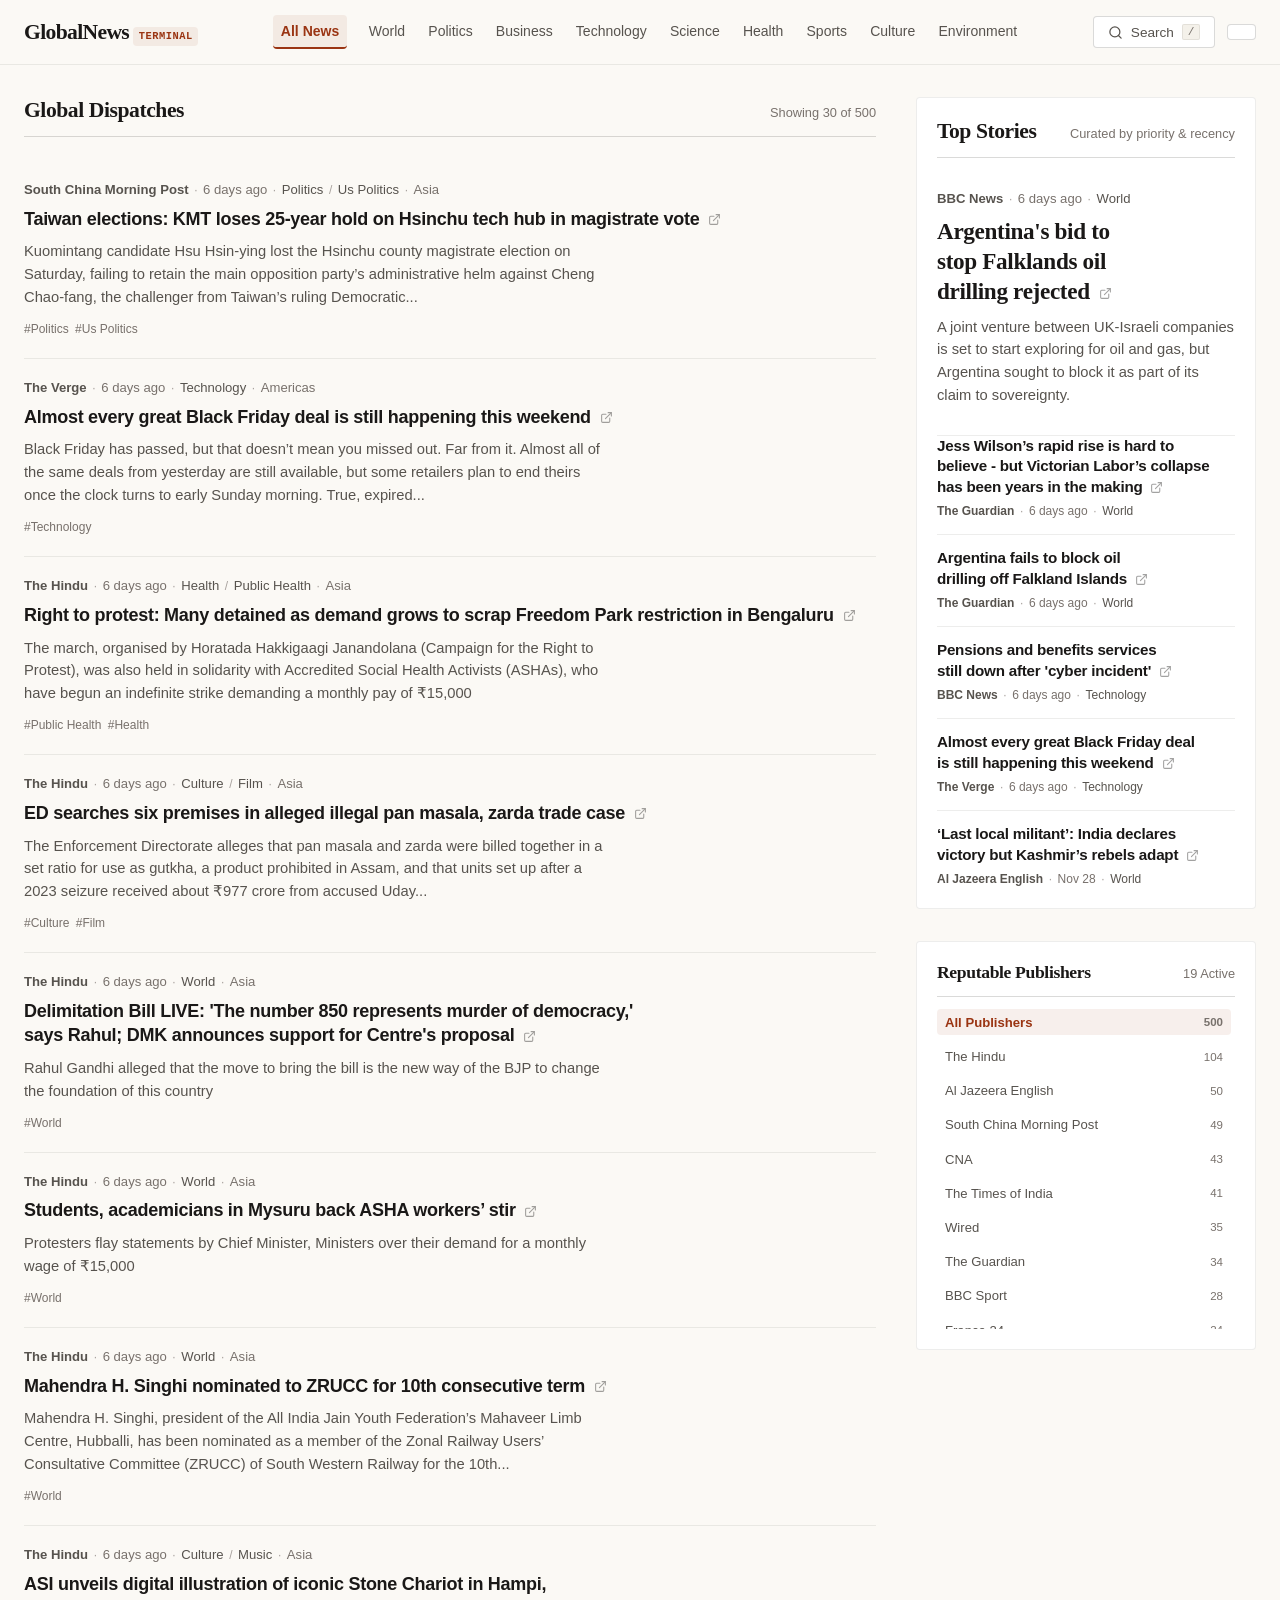
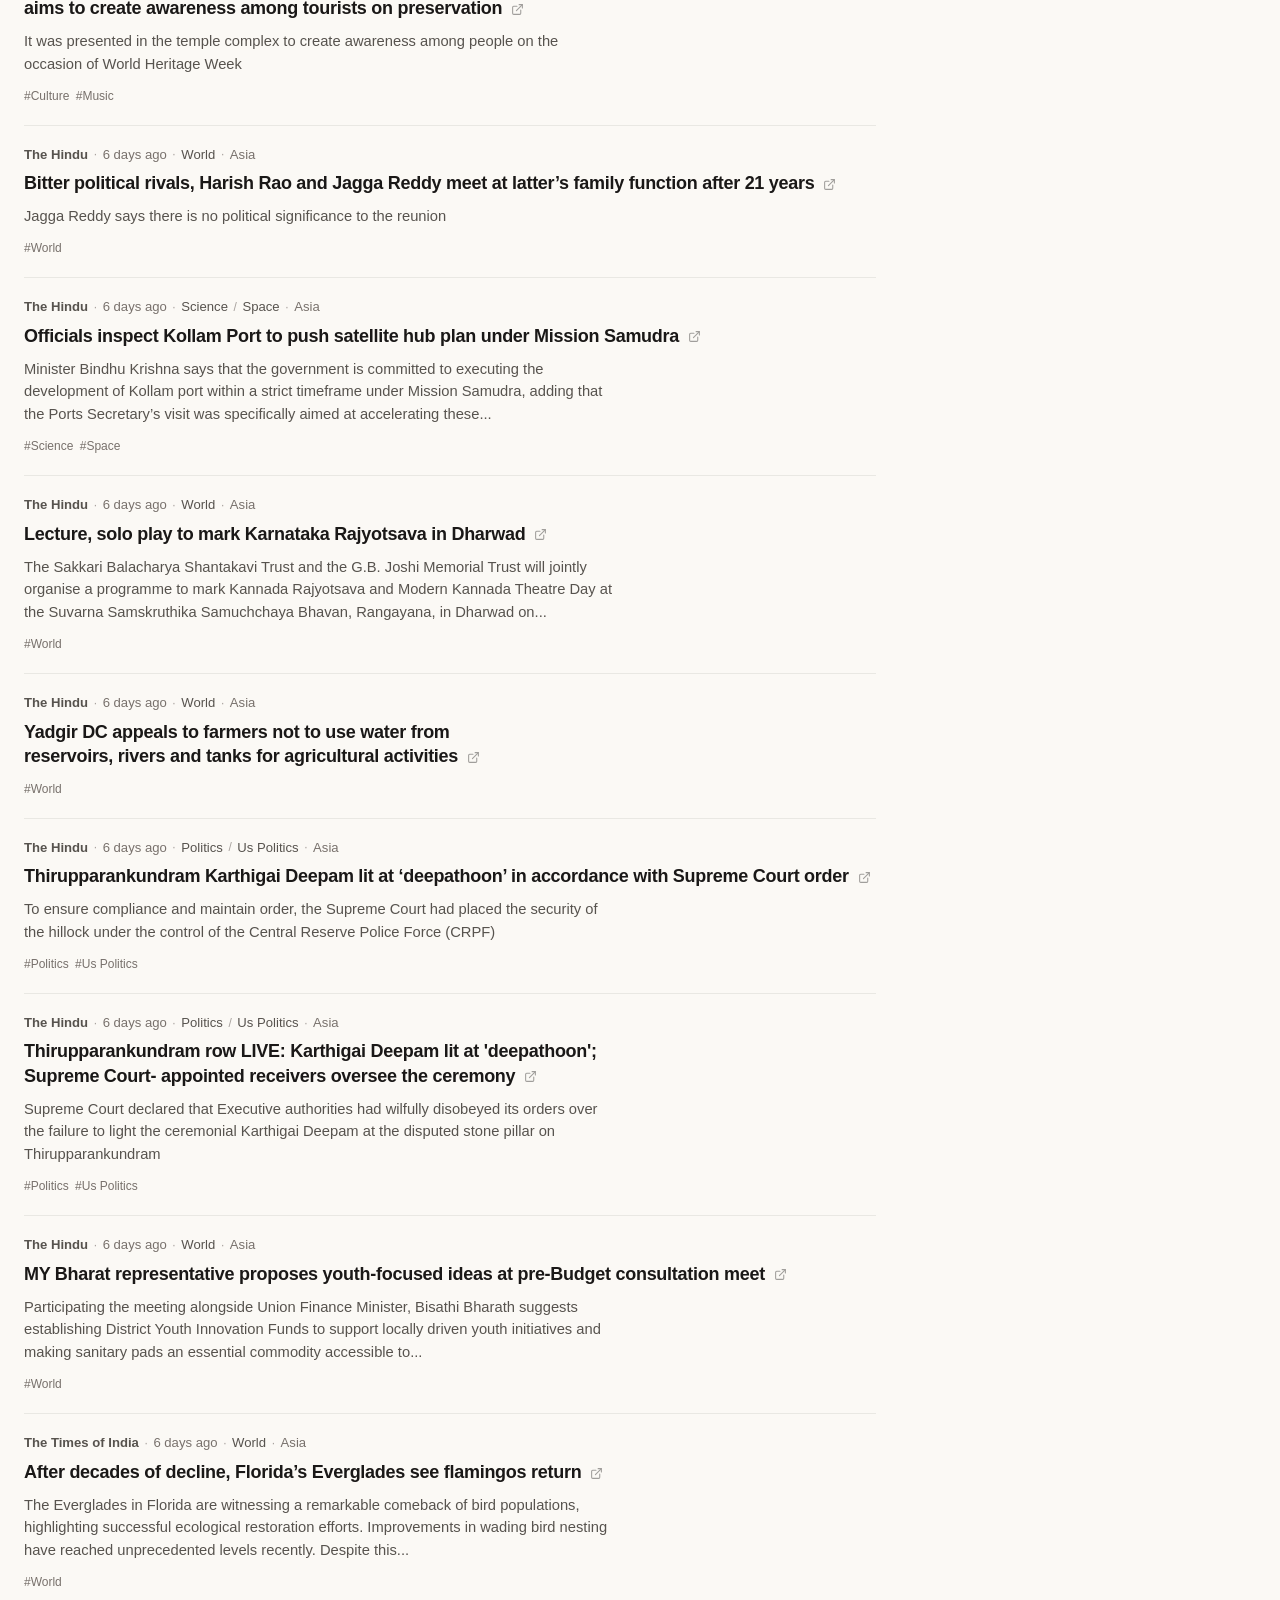
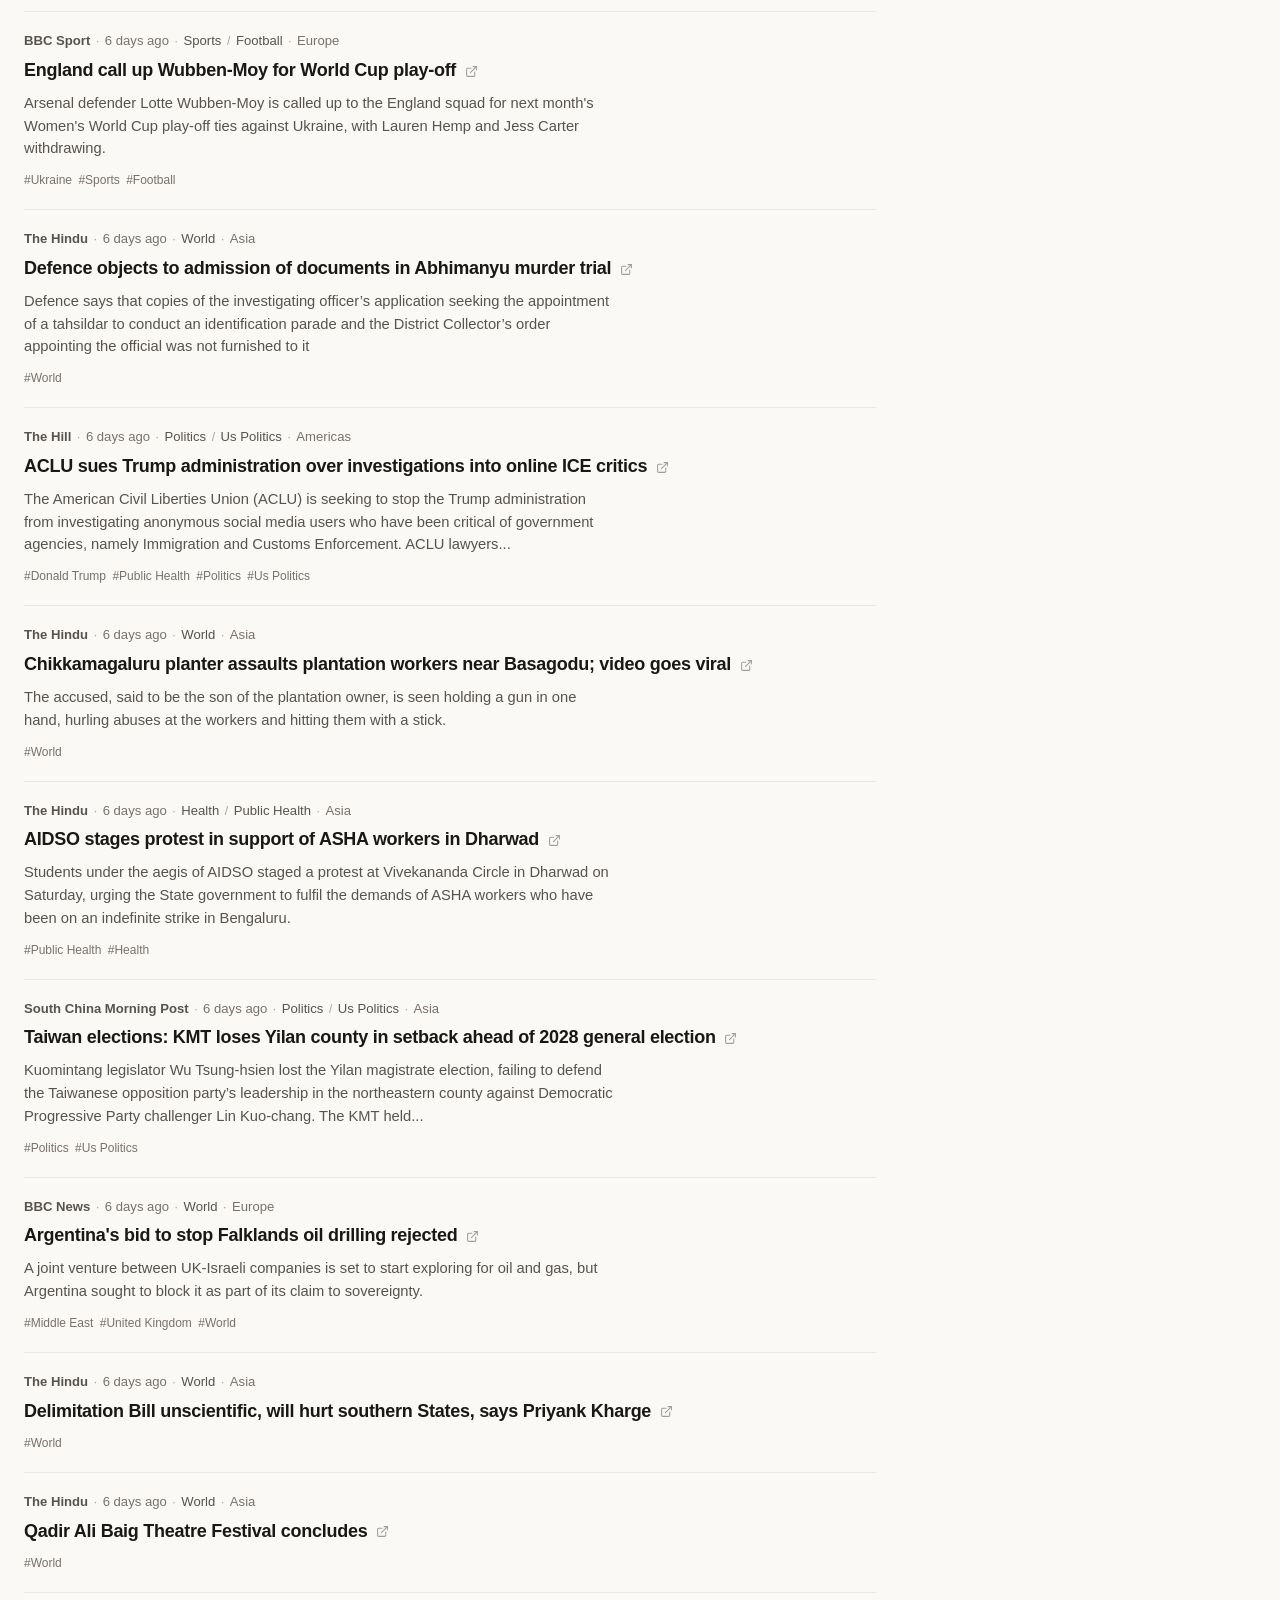
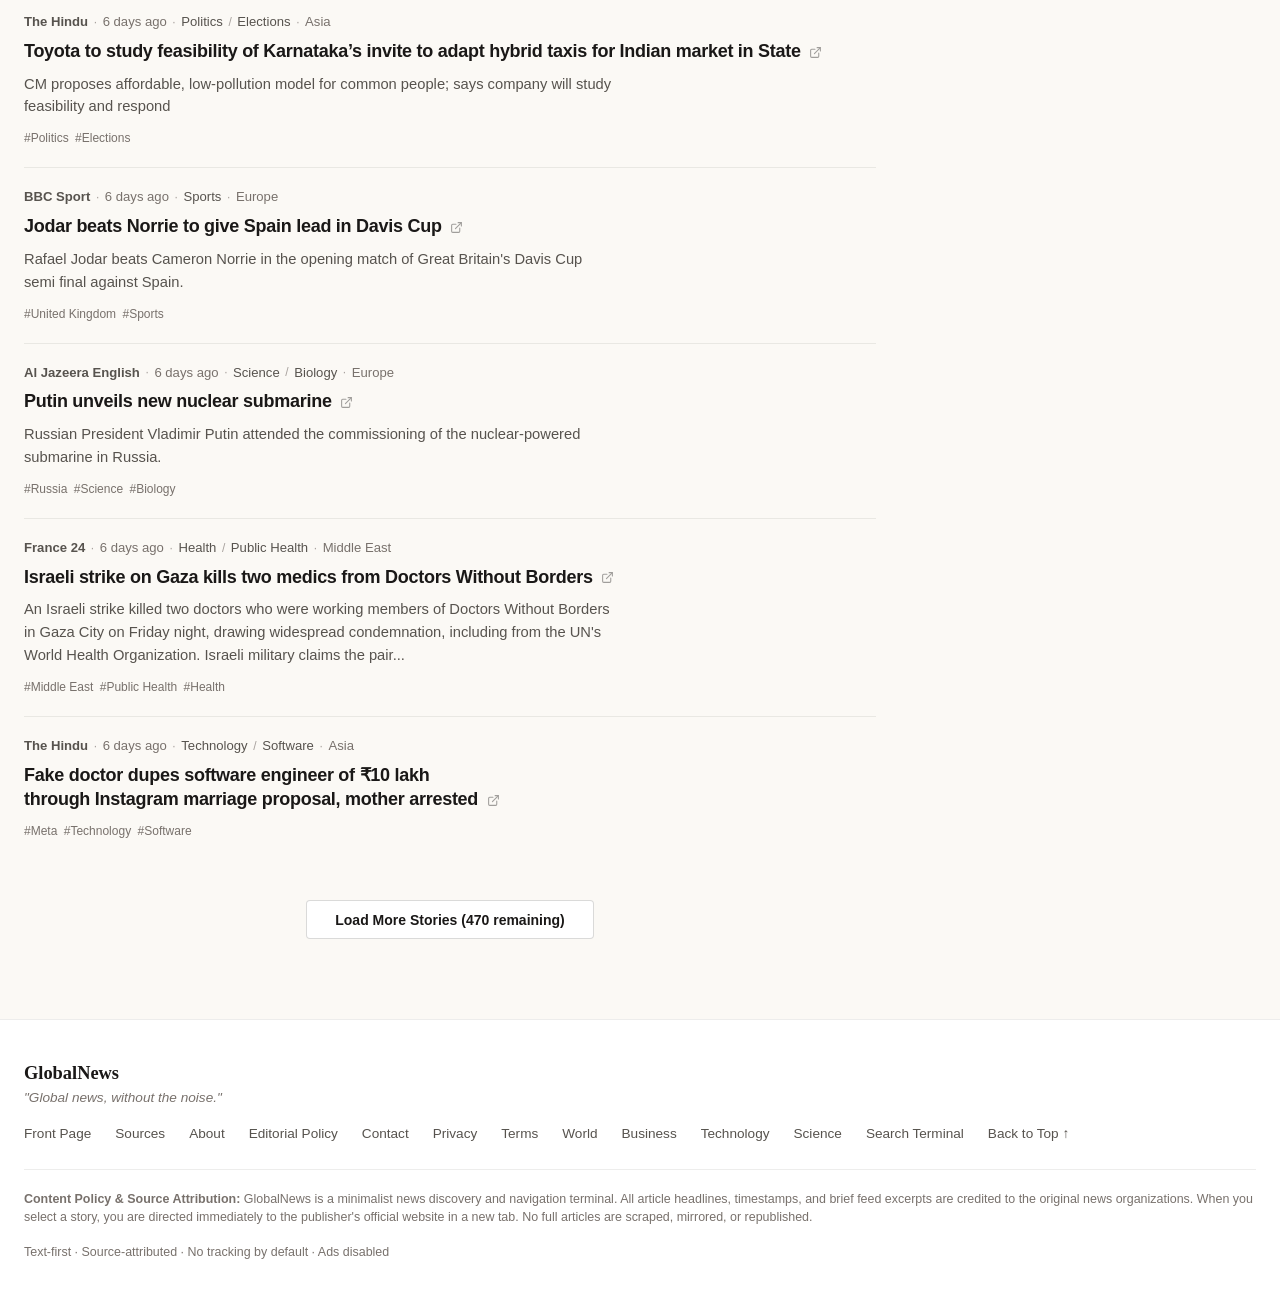
<file: index.html>
<!doctype html>
<html lang="en">
<head>
<meta charset="UTF-8" />
<meta name="viewport" content="width=device-width, initial-scale=1.0" />
<title>GlobalNews — World News, Without the Noise</title>
<meta name="description" content="GlobalNews is an independent news discovery terminal aggregating current headlines and brief feed excerpts from international publishers, with direct links to original reporting." />
<meta name="robots" content="index,follow,max-image-preview:large,max-snippet:-1,max-video-preview:-1" />
<meta name="theme-color" content="#171412" />
<link rel="canonical" href="https://mohammadghadimi88.github.io/globalnews/" />
<link rel="manifest" href="./manifest.webmanifest" />
<meta property="og:title" content="GlobalNews — World News, Without the Noise" />
<meta property="og:description" content="A fast, text-first global news discovery terminal connecting readers to original reporting from international publishers." />
<meta property="og:type" content="website" />
<meta property="og:url" content="https://mohammadghadimi88.github.io/globalnews/" />
<meta property="og:site_name" content="GlobalNews" />
<meta name="twitter:card" content="summary" />
<meta name="twitter:title" content="GlobalNews — World News, Without the Noise" />
<meta name="twitter:description" content="A fast, text-first global news discovery terminal connecting readers to original reporting from international publishers." />
<script type="application/ld+json">
{
  "@context":"https://schema.org",
  "@type":"WebSite",
  "name":"GlobalNews",
  "url":"https://mohammadghadimi88.github.io/globalnews/",
  "description":"Independent global news discovery and source navigation terminal.",
  "potentialAction":{
    "@type":"SearchAction",
    "target":"https://mohammadghadimi88.github.io/globalnews/#/search?q={search_term_string}",
    "query-input":"required name=search_term_string"
  },
  "publisher":{
    "@type":"Organization",
    "name":"GlobalNews",
    "url":"https://mohammadghadimi88.github.io/globalnews/"
  }
}
</script>
<link rel="stylesheet" href="./css/variables.css?v=20261005-global" />
<link rel="stylesheet" href="./css/base.css?v=20261005-global" />
<link rel="stylesheet" href="./css/layout.css?v=20261005-global" />
<link rel="stylesheet" href="./css/components.css?v=20261005-global" />
<link rel="stylesheet" href="./css/search.css?v=20261005-global" />
<link rel="stylesheet" href="./css/responsive.css?v=20261005-global" />
<link rel="stylesheet" href="./css/ads.css?v=20261005-global" />
</head>
<body>
<header id="site-header" class="site-header" role="banner"></header>
<div id="subcategory-ribbon-bar" class="category-ribbon" style="display:none;" role="navigation" aria-label="Topic Filter"></div>
<div id="main-view-container" class="main-content" role="main"></div>
<footer id="site-footer" class="site-footer" role="contentinfo"></footer>
<script type="module" src="./js/app.js?v=20261005-global"></script>
</body>
</html>
</file>
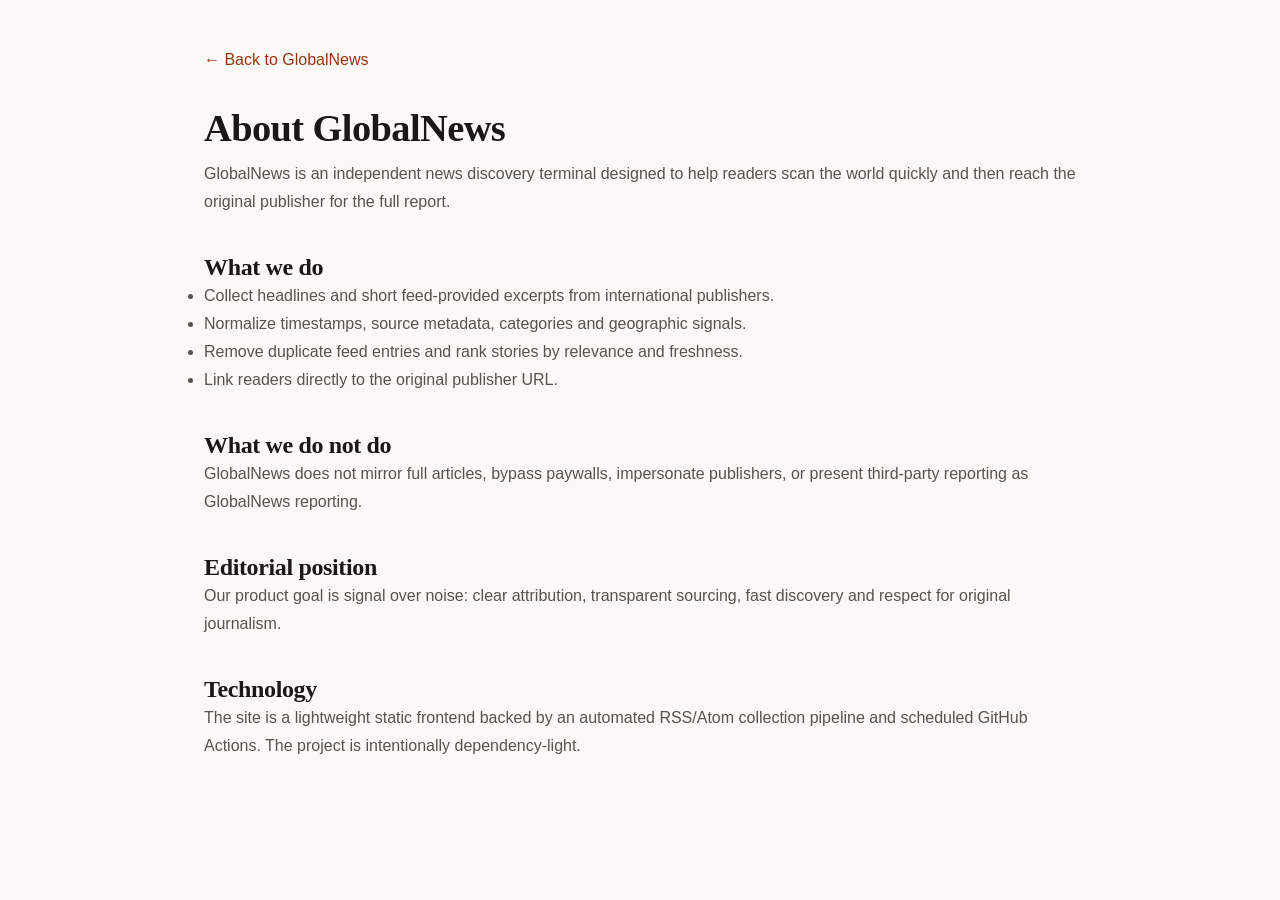
<file: about.html>
<!doctype html>
<html lang="en">
<head>
<meta charset="utf-8">
<meta name="viewport" content="width=device-width,initial-scale=1">
<title>About — GlobalNews</title>
<meta name="description" content="Learn how GlobalNews works, what it publishes, and how it connects readers with original reporting.">
<meta name="robots" content="index,follow">
<link rel="canonical" href="https://mohammadghadimi88.github.io/globalnews/about.html">
<link rel="stylesheet" href="./css/variables.css?v=20261005-global">
<link rel="stylesheet" href="./css/base.css?v=20261005-global">
<style>.static-page{max-width:920px;margin:0 auto;padding:3rem 1.5rem 5rem}.static-page h1{font-family:var(--font-serif);font-size:2.4rem;margin-bottom:.5rem}.static-page h2{font-family:var(--font-serif);margin-top:2.25rem}.static-page p,.static-page li{line-height:1.75;color:var(--text-secondary)}.static-page a{color:var(--accent)}.back{display:inline-block;margin-bottom:2rem}.notice{padding:1rem;border:1px solid var(--border-light);background:var(--bg-surface);border-radius:var(--radius-sm)}</style>
</head><body><main class="static-page"><a class="back" href="./">← Back to GlobalNews</a>
<h1>About GlobalNews</h1><p>GlobalNews is an independent news discovery terminal designed to help readers scan the world quickly and then reach the original publisher for the full report.</p>
<h2>What we do</h2><ul><li>Collect headlines and short feed-provided excerpts from international publishers.</li><li>Normalize timestamps, source metadata, categories and geographic signals.</li><li>Remove duplicate feed entries and rank stories by relevance and freshness.</li><li>Link readers directly to the original publisher URL.</li></ul>
<h2>What we do not do</h2><p>GlobalNews does not mirror full articles, bypass paywalls, impersonate publishers, or present third-party reporting as GlobalNews reporting.</p>
<h2>Editorial position</h2><p>Our product goal is signal over noise: clear attribution, transparent sourcing, fast discovery and respect for original journalism.</p>
<h2>Technology</h2><p>The site is a lightweight static frontend backed by an automated RSS/Atom collection pipeline and scheduled GitHub Actions. The project is intentionally dependency-light.</p>
</main></body></html>
</file>
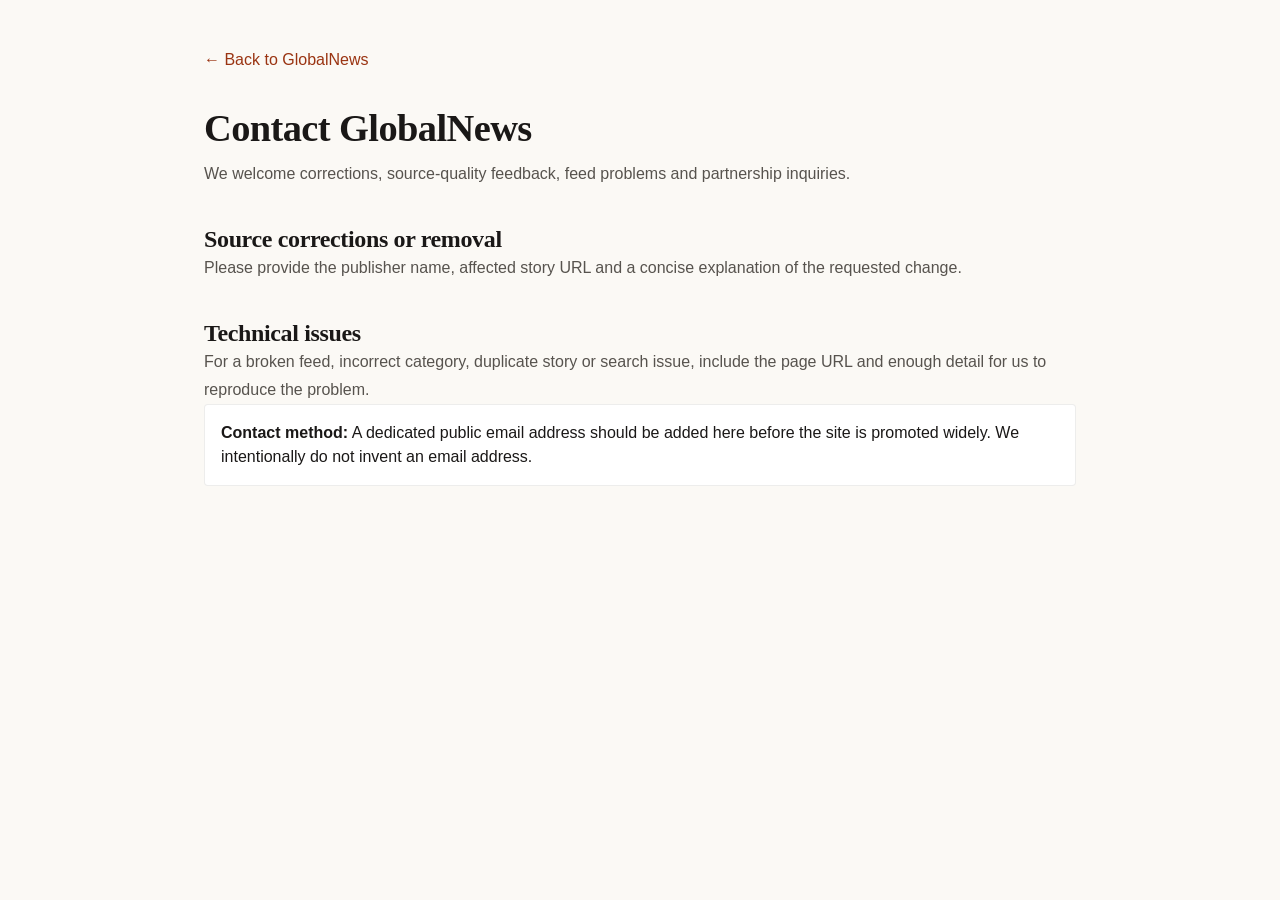
<file: contact.html>
<!doctype html>
<html lang="en">
<head>
<meta charset="utf-8">
<meta name="viewport" content="width=device-width,initial-scale=1">
<title>Contact — GlobalNews</title>
<meta name="description" content="Contact GlobalNews about source corrections, removals, technical problems and partnerships.">
<meta name="robots" content="index,follow">
<link rel="canonical" href="https://mohammadghadimi88.github.io/globalnews/contact.html">
<link rel="stylesheet" href="./css/variables.css?v=20261005-global">
<link rel="stylesheet" href="./css/base.css?v=20261005-global">
<style>.static-page{max-width:920px;margin:0 auto;padding:3rem 1.5rem 5rem}.static-page h1{font-family:var(--font-serif);font-size:2.4rem;margin-bottom:.5rem}.static-page h2{font-family:var(--font-serif);margin-top:2.25rem}.static-page p,.static-page li{line-height:1.75;color:var(--text-secondary)}.static-page a{color:var(--accent)}.back{display:inline-block;margin-bottom:2rem}.notice{padding:1rem;border:1px solid var(--border-light);background:var(--bg-surface);border-radius:var(--radius-sm)}</style>
</head><body><main class="static-page"><a class="back" href="./">← Back to GlobalNews</a>
<h1>Contact GlobalNews</h1><p>We welcome corrections, source-quality feedback, feed problems and partnership inquiries.</p>
<h2>Source corrections or removal</h2><p>Please provide the publisher name, affected story URL and a concise explanation of the requested change.</p>
<h2>Technical issues</h2><p>For a broken feed, incorrect category, duplicate story or search issue, include the page URL and enough detail for us to reproduce the problem.</p>
<div class="notice"><strong>Contact method:</strong> A dedicated public email address should be added here before the site is promoted widely. We intentionally do not invent an email address.</div>
</main></body></html>
</file>
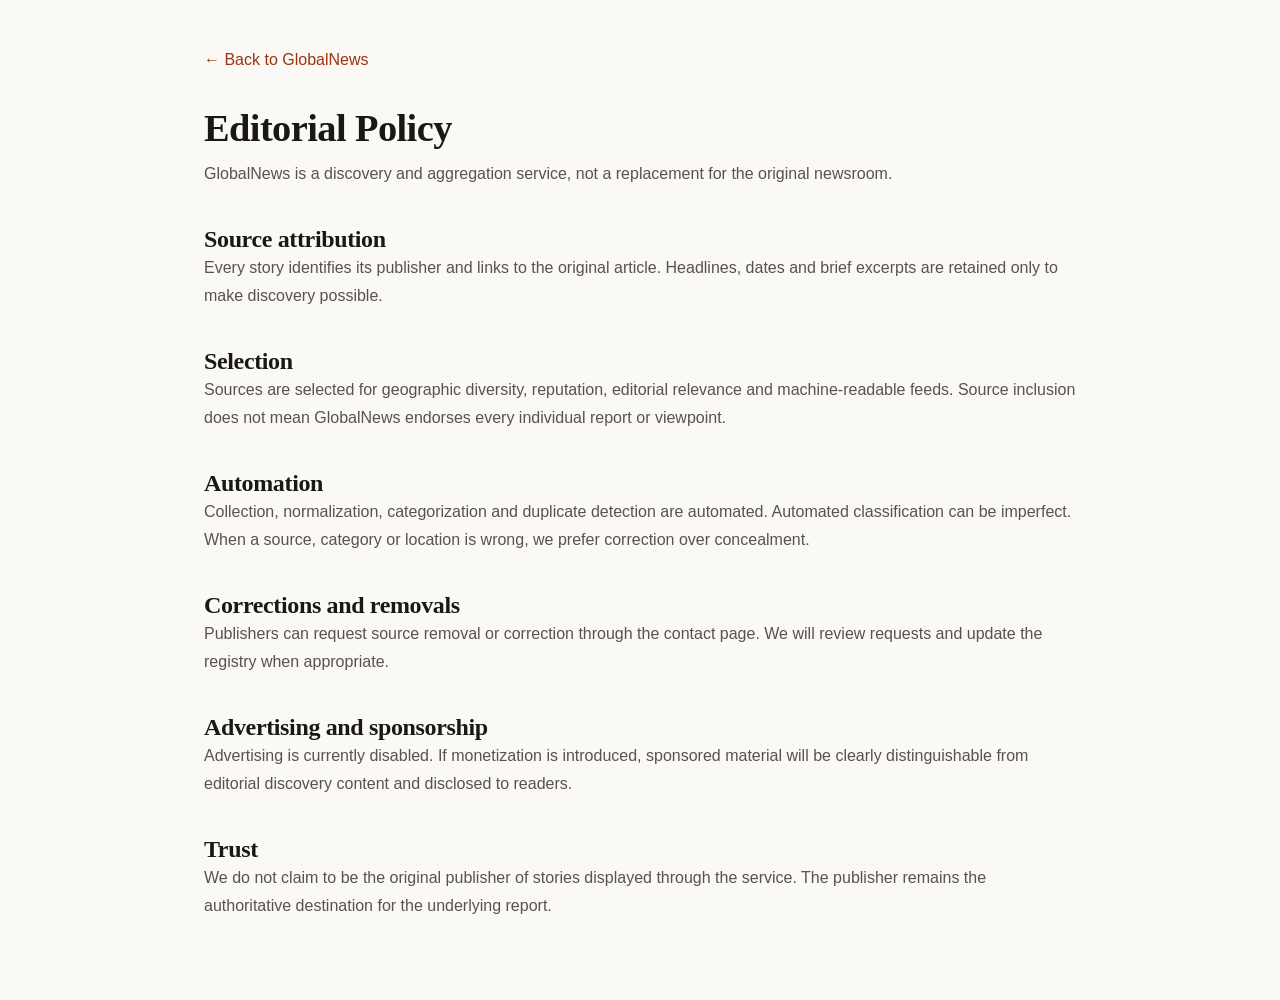
<file: editorial-policy.html>
<!doctype html>
<html lang="en">
<head>
<meta charset="utf-8">
<meta name="viewport" content="width=device-width,initial-scale=1">
<title>Editorial Policy — GlobalNews</title>
<meta name="description" content="GlobalNews source attribution, corrections, transparency and editorial standards.">
<meta name="robots" content="index,follow">
<link rel="canonical" href="https://mohammadghadimi88.github.io/globalnews/editorial-policy.html">
<link rel="stylesheet" href="./css/variables.css?v=20261005-global">
<link rel="stylesheet" href="./css/base.css?v=20261005-global">
<style>.static-page{max-width:920px;margin:0 auto;padding:3rem 1.5rem 5rem}.static-page h1{font-family:var(--font-serif);font-size:2.4rem;margin-bottom:.5rem}.static-page h2{font-family:var(--font-serif);margin-top:2.25rem}.static-page p,.static-page li{line-height:1.75;color:var(--text-secondary)}.static-page a{color:var(--accent)}.back{display:inline-block;margin-bottom:2rem}.notice{padding:1rem;border:1px solid var(--border-light);background:var(--bg-surface);border-radius:var(--radius-sm)}</style>
</head><body><main class="static-page"><a class="back" href="./">← Back to GlobalNews</a>
<h1>Editorial Policy</h1><p>GlobalNews is a discovery and aggregation service, not a replacement for the original newsroom.</p>
<h2>Source attribution</h2><p>Every story identifies its publisher and links to the original article. Headlines, dates and brief excerpts are retained only to make discovery possible.</p>
<h2>Selection</h2><p>Sources are selected for geographic diversity, reputation, editorial relevance and machine-readable feeds. Source inclusion does not mean GlobalNews endorses every individual report or viewpoint.</p>
<h2>Automation</h2><p>Collection, normalization, categorization and duplicate detection are automated. Automated classification can be imperfect. When a source, category or location is wrong, we prefer correction over concealment.</p>
<h2>Corrections and removals</h2><p>Publishers can request source removal or correction through the contact page. We will review requests and update the registry when appropriate.</p>
<h2>Advertising and sponsorship</h2><p>Advertising is currently disabled. If monetization is introduced, sponsored material will be clearly distinguishable from editorial discovery content and disclosed to readers.</p>
<h2>Trust</h2><p>We do not claim to be the original publisher of stories displayed through the service. The publisher remains the authoritative destination for the underlying report.</p>
</main></body></html>
</file>
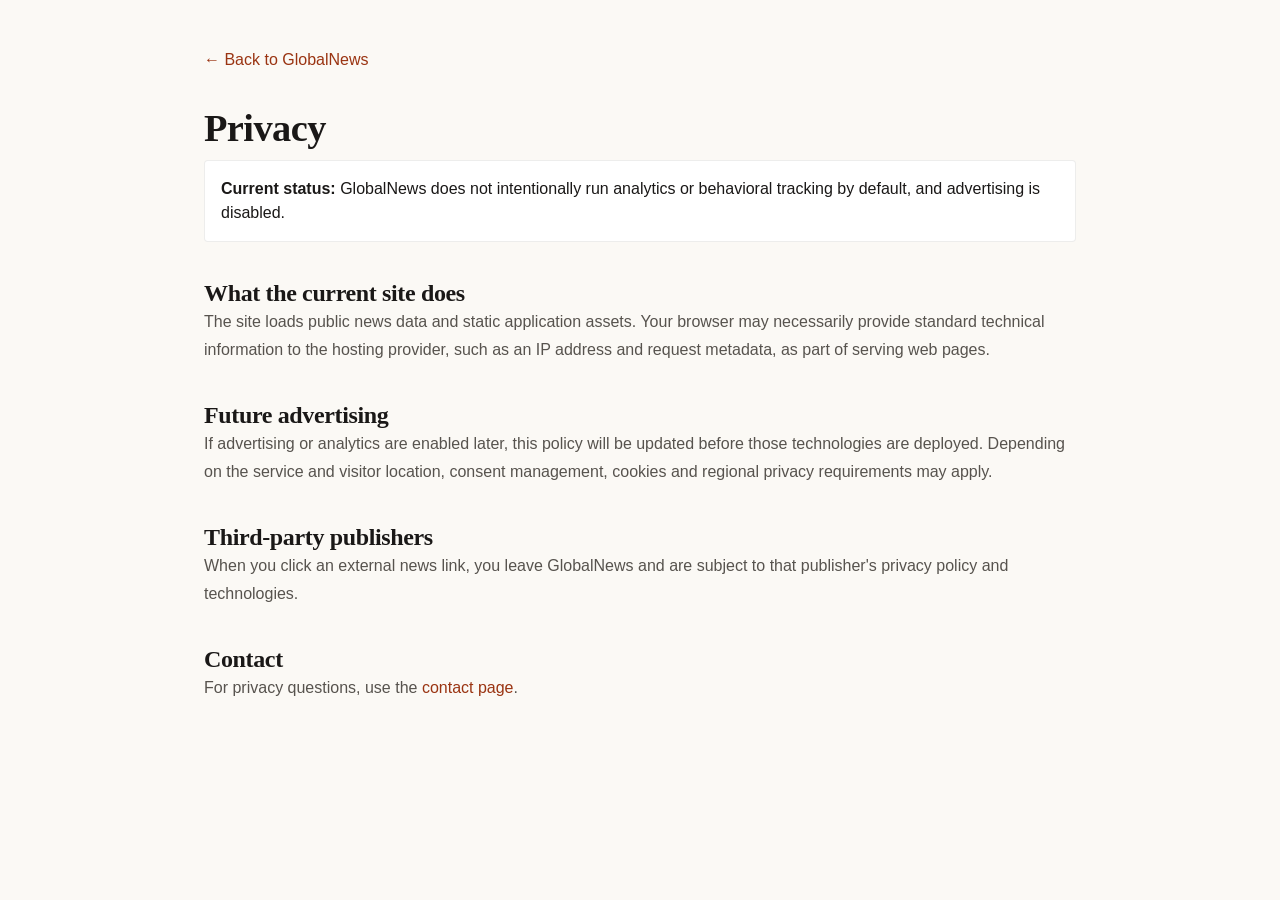
<file: privacy.html>
<!doctype html>
<html lang="en">
<head>
<meta charset="utf-8">
<meta name="viewport" content="width=device-width,initial-scale=1">
<title>Privacy — GlobalNews</title>
<meta name="description" content="GlobalNews privacy principles and information about analytics, cookies and future advertising.">
<meta name="robots" content="index,follow">
<link rel="canonical" href="https://mohammadghadimi88.github.io/globalnews/privacy.html">
<link rel="stylesheet" href="./css/variables.css?v=20261005-global">
<link rel="stylesheet" href="./css/base.css?v=20261005-global">
<style>.static-page{max-width:920px;margin:0 auto;padding:3rem 1.5rem 5rem}.static-page h1{font-family:var(--font-serif);font-size:2.4rem;margin-bottom:.5rem}.static-page h2{font-family:var(--font-serif);margin-top:2.25rem}.static-page p,.static-page li{line-height:1.75;color:var(--text-secondary)}.static-page a{color:var(--accent)}.back{display:inline-block;margin-bottom:2rem}.notice{padding:1rem;border:1px solid var(--border-light);background:var(--bg-surface);border-radius:var(--radius-sm)}</style>
</head><body><main class="static-page"><a class="back" href="./">← Back to GlobalNews</a>
<h1>Privacy</h1><div class="notice"><strong>Current status:</strong> GlobalNews does not intentionally run analytics or behavioral tracking by default, and advertising is disabled.</div>
<h2>What the current site does</h2><p>The site loads public news data and static application assets. Your browser may necessarily provide standard technical information to the hosting provider, such as an IP address and request metadata, as part of serving web pages.</p>
<h2>Future advertising</h2><p>If advertising or analytics are enabled later, this policy will be updated before those technologies are deployed. Depending on the service and visitor location, consent management, cookies and regional privacy requirements may apply.</p>
<h2>Third-party publishers</h2><p>When you click an external news link, you leave GlobalNews and are subject to that publisher's privacy policy and technologies.</p>
<h2>Contact</h2><p>For privacy questions, use the <a href="./contact.html">contact page</a>.</p>
</main></body></html>
</file>
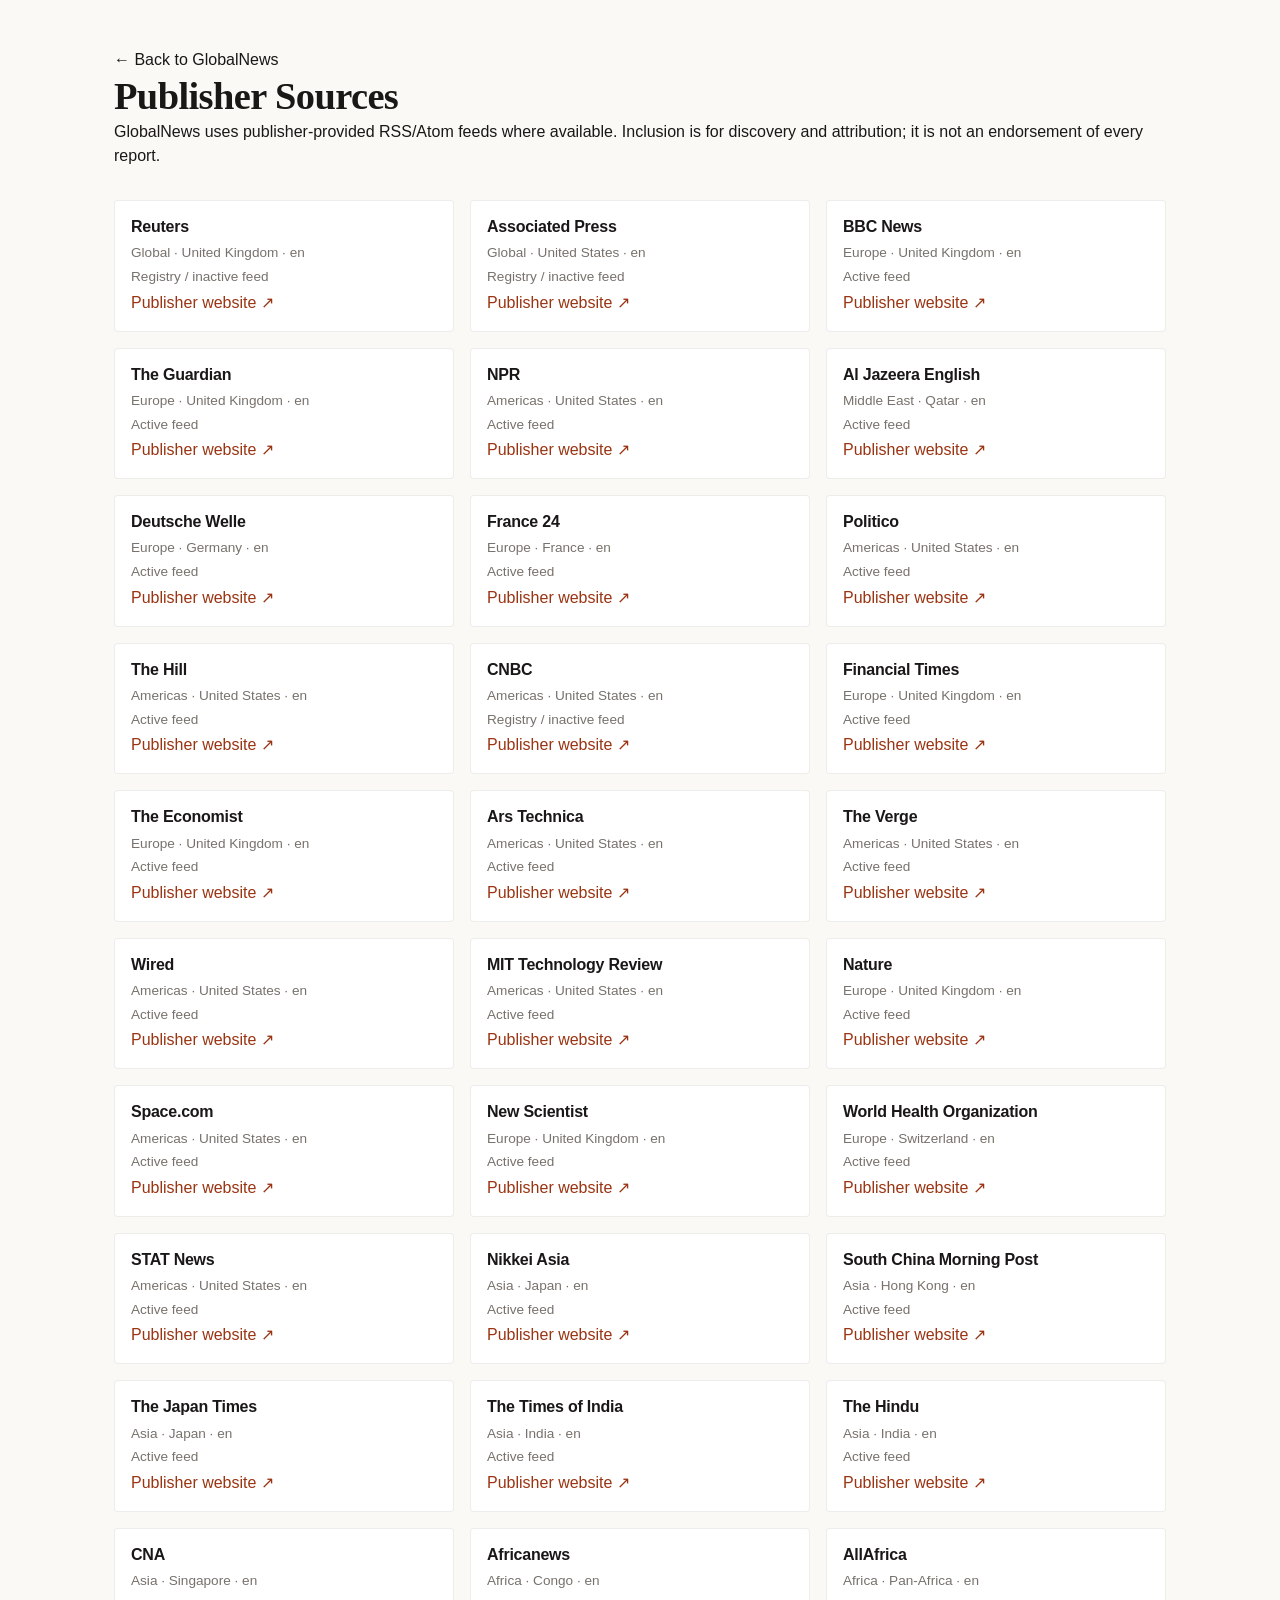
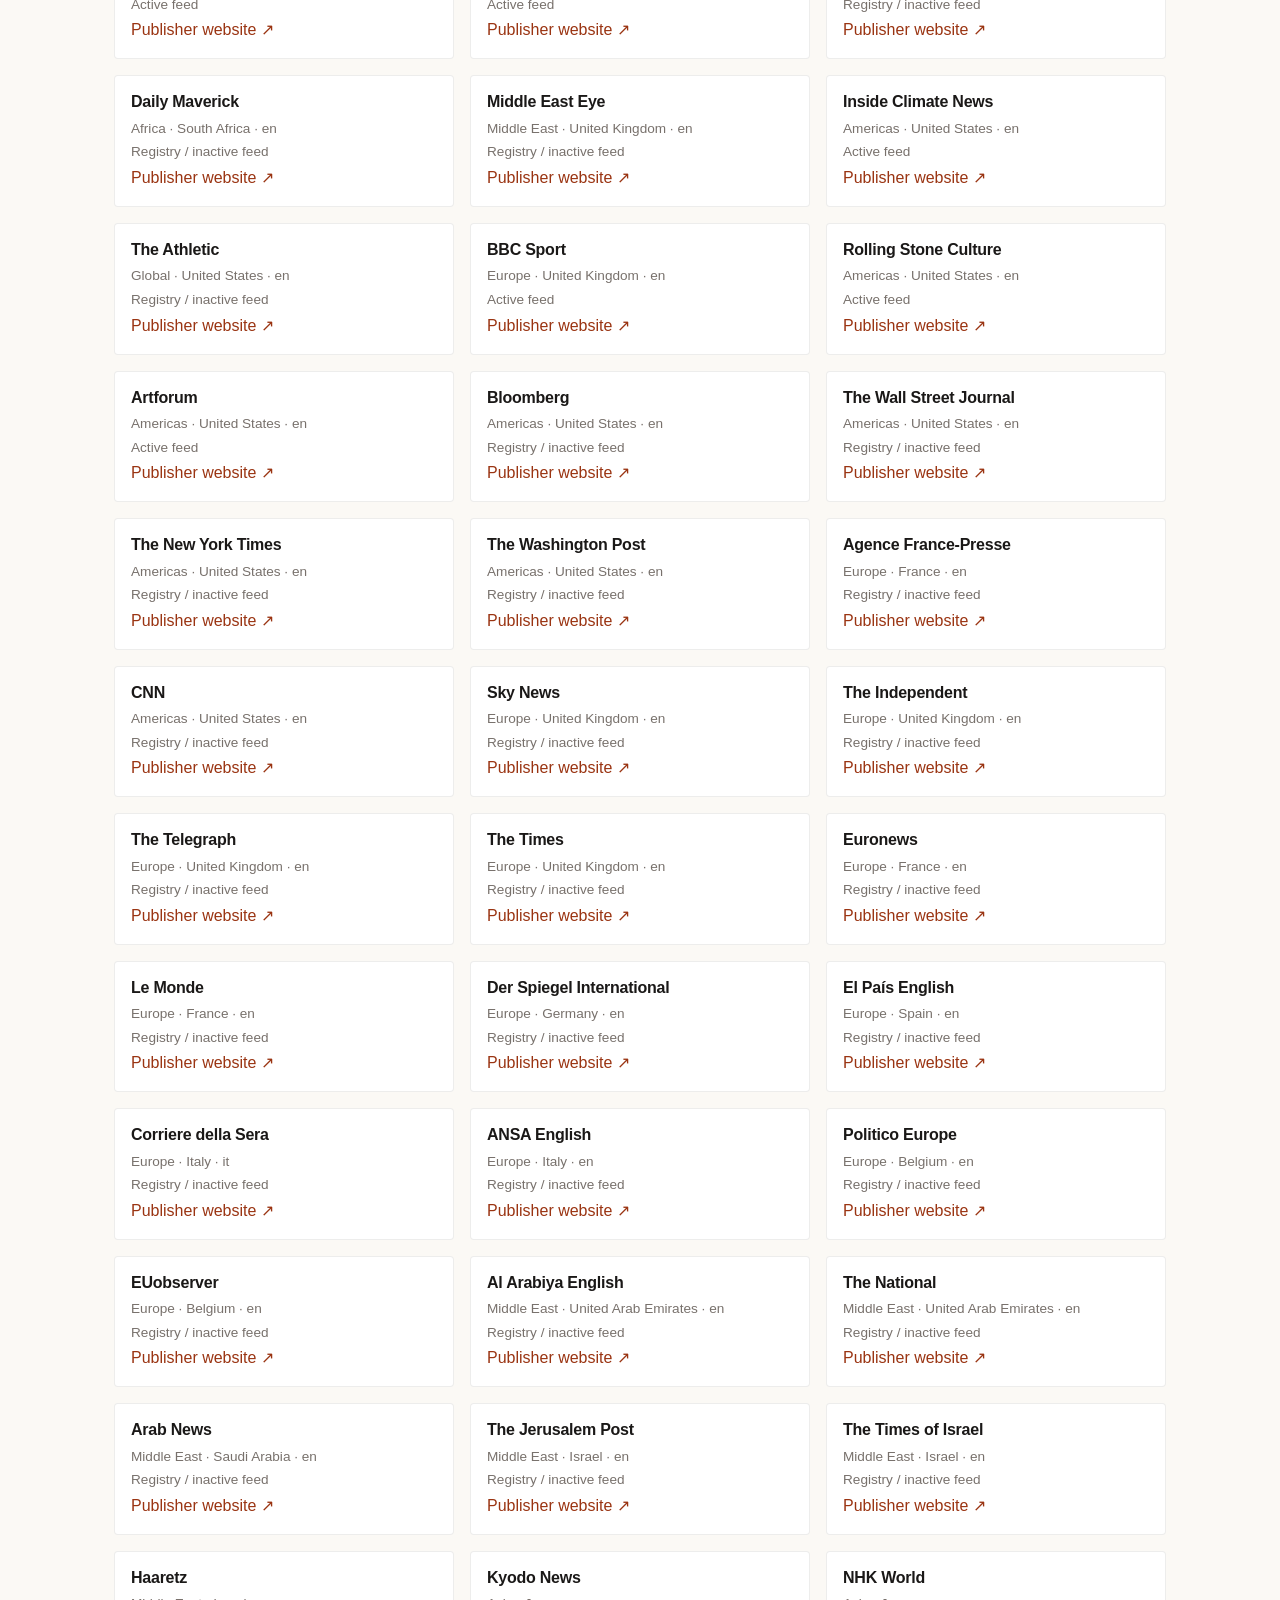
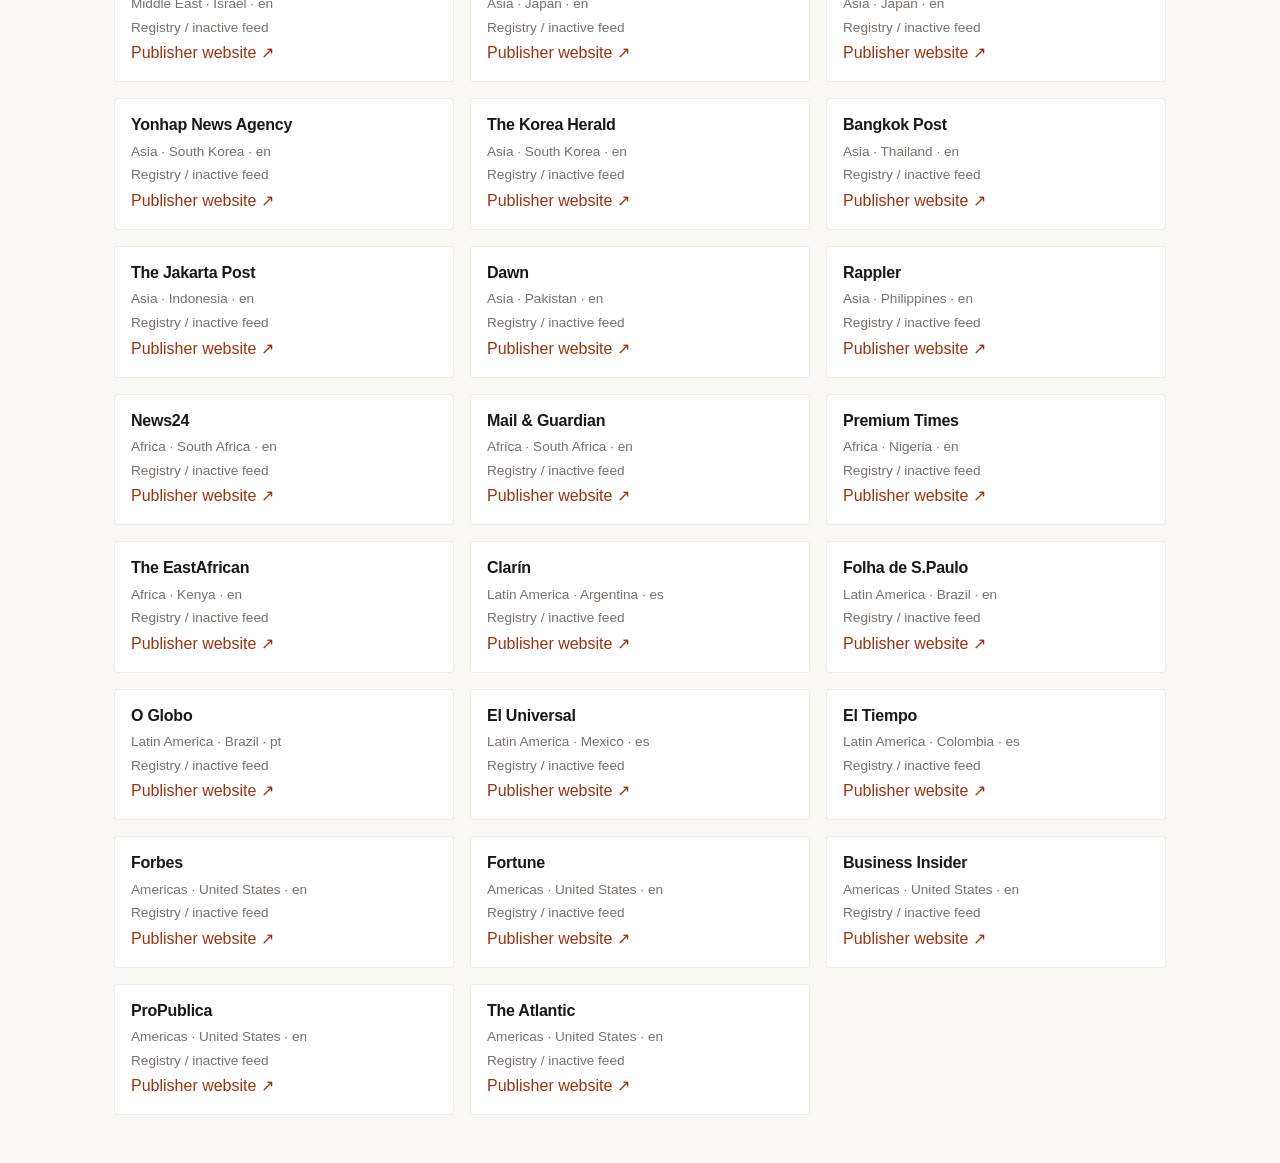
<file: sources.html>
<!doctype html><html lang="en"><head><meta charset="utf-8"><meta name="viewport" content="width=device-width,initial-scale=1"><title>Sources — GlobalNews</title><meta name="description" content="International publishers and feeds monitored by GlobalNews."><link rel="stylesheet" href="./css/variables.css?v=20261005-global"><link rel="stylesheet" href="./css/base.css?v=20261005-global"><style>.static-page{max-width:1100px;margin:0 auto;padding:3rem 1.5rem}.static-page h1{font-family:var(--font-serif);font-size:2.4rem}.sources-grid{display:grid;grid-template-columns:repeat(auto-fit,minmax(260px,1fr));gap:1rem;margin-top:2rem}.source{padding:1rem;border:1px solid var(--border-light);border-radius:var(--radius-sm);background:var(--bg-surface)}.source h2{font-size:1rem;margin:0 0 .4rem}.source p{margin:.2rem 0;color:var(--text-muted);font-size:.85rem}.source a{color:var(--accent)}</style></head><body><main class="static-page"><a href="./">← Back to GlobalNews</a><h1>Publisher Sources</h1><p>GlobalNews uses publisher-provided RSS/Atom feeds where available. Inclusion is for discovery and attribution; it is not an endorsement of every report.</p><div id="sources" class="sources-grid">Loading source registry…</div></main><script>fetch(new URL("./data/sources.json",location.href),{cache:"no-store"}).then(r=>r.json()).then(s=>{document.getElementById("sources").innerHTML=s.map(x=>`<article class="source"><h2>${x.name}</h2><p>${x.region||"Global"} · ${x.country||""} · ${x.language||"en"}</p><p>${x.enabled?"Active feed":"Registry / inactive feed"}</p><a href="${x.website}" target="_blank" rel="noopener noreferrer">Publisher website ↗</a></article>`).join("")}).catch(()=>document.getElementById("sources").textContent="Source registry is temporarily unavailable.");</script></body></html>
</file>
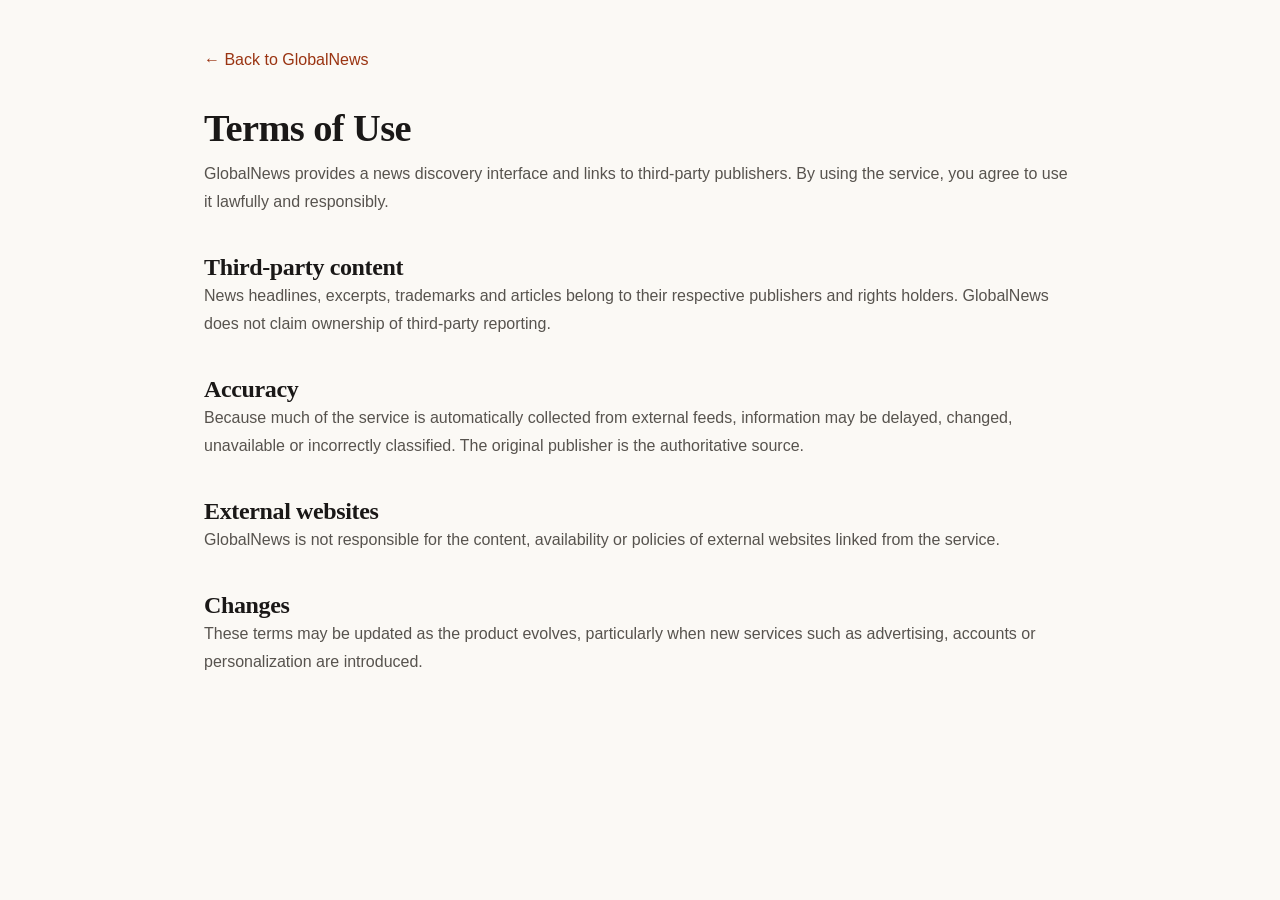
<file: terms.html>
<!doctype html>
<html lang="en">
<head>
<meta charset="utf-8">
<meta name="viewport" content="width=device-width,initial-scale=1">
<title>Terms — GlobalNews</title>
<meta name="description" content="Terms governing use of the GlobalNews news discovery website.">
<meta name="robots" content="index,follow">
<link rel="canonical" href="https://mohammadghadimi88.github.io/globalnews/terms.html">
<link rel="stylesheet" href="./css/variables.css?v=20261005-global">
<link rel="stylesheet" href="./css/base.css?v=20261005-global">
<style>.static-page{max-width:920px;margin:0 auto;padding:3rem 1.5rem 5rem}.static-page h1{font-family:var(--font-serif);font-size:2.4rem;margin-bottom:.5rem}.static-page h2{font-family:var(--font-serif);margin-top:2.25rem}.static-page p,.static-page li{line-height:1.75;color:var(--text-secondary)}.static-page a{color:var(--accent)}.back{display:inline-block;margin-bottom:2rem}.notice{padding:1rem;border:1px solid var(--border-light);background:var(--bg-surface);border-radius:var(--radius-sm)}</style>
</head><body><main class="static-page"><a class="back" href="./">← Back to GlobalNews</a>
<h1>Terms of Use</h1><p>GlobalNews provides a news discovery interface and links to third-party publishers. By using the service, you agree to use it lawfully and responsibly.</p>
<h2>Third-party content</h2><p>News headlines, excerpts, trademarks and articles belong to their respective publishers and rights holders. GlobalNews does not claim ownership of third-party reporting.</p>
<h2>Accuracy</h2><p>Because much of the service is automatically collected from external feeds, information may be delayed, changed, unavailable or incorrectly classified. The original publisher is the authoritative source.</p>
<h2>External websites</h2><p>GlobalNews is not responsible for the content, availability or policies of external websites linked from the service.</p>
<h2>Changes</h2><p>These terms may be updated as the product evolves, particularly when new services such as advertising, accounts or personalization are introduced.</p>
</main></body></html>
</file>
<file: css/variables.css>
/* GlobalNews Minimalist Design System Tokens */
:root {
  /* Editorial Palette: Archival Warm Paper & Deep Ink */
  --bg-page: #FBF9F5;
  --bg-surface: #FFFFFF;
  --bg-surface-subtle: #F4F1EA;
  --bg-hover: #EFECE4;
  --bg-active: #E5E1D8;
  
  --text-primary: #1A1817;
  --text-secondary: #57534E;
  --text-muted: #78716C;
  --text-dim: #A8A29E;
  
  --border-light: rgba(28, 25, 23, 0.08);
  --border-medium: rgba(28, 25, 23, 0.16);
  --border-strong: rgba(28, 25, 23, 0.3);
  
  --accent: #9A3412;        /* Curatorial terracotta ink */
  --accent-hover: #7C2D12;
  --accent-subtle: rgba(154, 52, 18, 0.08);
  
  --font-serif: "Newsreader", "Charter", "Bitstream Charter", "Georgia", serif;
  --font-sans: -apple-system, BlinkMacSystemFont, "Segoe UI", Roboto, "Helvetica Neue", Arial, sans-serif;
  --font-mono: ui-monospace, SFMono-Regular, Menlo, Monaco, Consolas, "Liberation Mono", monospace;
  
  --container-max: 1320px;
  --header-height: 64px;
  --radius-sm: 4px;
  --radius-md: 6px;
  
  --transition-fast: 150ms cubic-bezier(0.16, 1, 0.3, 1);
  --transition-normal: 200ms cubic-bezier(0.16, 1, 0.3, 1);
}

/* Dark Mode Tokens (Optical compensation, warm deep slate charcoal) */
[data-theme="dark"] {
  --bg-page: #121212;
  --bg-surface: #18181B;
  --bg-surface-subtle: #202024;
  --bg-hover: #27272A;
  --bg-active: #323238;
  
  --text-primary: #F4F4F5;
  --text-secondary: #D4D4D8;
  --text-muted: #A1A1AA;
  --text-dim: #71717A;
  
  --border-light: rgba(255, 255, 255, 0.08);
  --border-medium: rgba(255, 255, 255, 0.14);
  --border-strong: rgba(255, 255, 255, 0.28);
  
  --accent: #FB923C;
  --accent-hover: #FDBA74;
  --accent-subtle: rgba(251, 146, 60, 0.12);
}
</file>
<file: css/base.css>
/* GlobalNews Base & Typography Styles */
*, *::before, *::after {
  box-sizing: border-box;
  margin: 0;
  padding: 0;
}

html {
  font-size: 16px;
  line-height: 1.5;
  -webkit-text-size-adjust: 100%;
  text-rendering: optimizeLegibility;
  scroll-behavior: smooth;
}

body {
  background-color: var(--bg-page);
  color: var(--text-primary);
  font-family: var(--font-sans);
  min-height: 100vh;
  display: flex;
  flex-direction: column;
  transition: background-color var(--transition-normal), color var(--transition-normal);
  -webkit-font-smoothing: antialiased;
  -moz-osx-font-smoothing: grayscale;
}

a {
  color: inherit;
  text-decoration: none;
  transition: color var(--transition-fast);
}

a:hover {
  color: var(--accent);
}

button {
  font-family: inherit;
  background: none;
  border: none;
  cursor: pointer;
  color: inherit;
}

input, select {
  font-family: inherit;
  color: inherit;
}

/* Tabular figures for all timestamps, metrics, counters */
.tabular-nums {
  font-variant-numeric: tabular-nums;
}

/* Focus styles for keyboard accessibility */
:focus-visible {
  outline: 2px solid var(--accent);
  outline-offset: 2px;
}

/* Balance headlines */
h1, h2, h3, h4, .headline {
  text-wrap: balance;
  font-weight: 600;
  letter-spacing: -0.015em;
  line-height: 1.25;
}

/* Selection */
::selection {
  background-color: var(--accent-subtle);
  color: var(--accent);
}
</file>
<file: css/layout.css>
/* GlobalNews Layout Architecture */

.site-header {
  position: sticky;
  top: 0;
  z-index: 50;
  background-color: var(--bg-page);
  border-bottom: 1px solid var(--border-light);
  backdrop-filter: blur(12px);
  -webkit-backdrop-filter: blur(12px);
}

.header-container {
  max-width: var(--container-max);
  margin: 0 auto;
  height: var(--header-height);
  padding: 0 1.5rem;
  display: flex;
  align-items: center;
  justify-content: space-between;
  gap: 1.5rem;
}

/* Zone 1: Brand Wordmark */
.brand-zone {
  display: flex;
  align-items: center;
  flex-shrink: 0;
}

.brand-link {
  font-family: var(--font-serif);
  font-size: 1.35rem;
  font-weight: 700;
  letter-spacing: -0.03em;
  color: var(--text-primary);
  display: inline-flex;
  align-items: baseline;
  gap: 0.25rem;
}

.brand-link:hover {
  color: var(--accent);
}

.brand-badge {
  font-family: var(--font-mono);
  font-size: 0.65rem;
  font-weight: 600;
  text-transform: uppercase;
  letter-spacing: 0.05em;
  color: var(--accent);
  padding: 0.1rem 0.35rem;
  background-color: var(--accent-subtle);
  border-radius: var(--radius-sm);
  vertical-align: middle;
}

/* Zone 2: Navigation Links */
.nav-zone {
  display: flex;
  align-items: center;
  gap: 1.25rem;
  overflow-x: auto;
  scrollbar-width: none;
  -ms-overflow-style: none;
  white-space: nowrap;
}

.nav-zone::-webkit-scrollbar {
  display: none;
}

.nav-link {
  font-size: 0.875rem;
  font-weight: 500;
  color: var(--text-secondary);
  padding: 0.35rem 0.1rem;
  border-bottom: 2px solid transparent;
  transition: all var(--transition-fast);
}

.nav-link:hover {
  color: var(--text-primary);
}

.nav-link.active {
  color: var(--accent);
  border-bottom-color: var(--accent);
  background-color: var(--accent-subtle);
  border-radius: var(--radius-sm);
  font-weight: 700;
  padding-left: 0.5rem;
  padding-right: 0.5rem;
}

/* Zone 3: Actions (Search, Theme) */
.actions-zone {
  display: flex;
  align-items: center;
  gap: 0.75rem;
  flex-shrink: 0;
}

.action-btn {
  display: inline-flex;
  align-items: center;
  justify-content: center;
  gap: 0.5rem;
  padding: 0.45rem 0.85rem;
  font-size: 0.85rem;
  font-weight: 500;
  color: var(--text-secondary);
  border: 1px solid var(--border-medium);
  border-radius: var(--radius-sm);
  background-color: var(--bg-surface);
  transition: all var(--transition-fast);
}

.action-btn:hover {
  color: var(--text-primary);
  border-color: var(--border-strong);
  background-color: var(--bg-hover);
}

.kbd-hint {
  font-family: var(--font-mono);
  font-size: 0.7rem;
  padding: 0.05rem 0.3rem;
  background-color: var(--bg-surface-subtle);
  border: 1px solid var(--border-light);
  border-radius: 2px;
  color: var(--text-muted);
}

/* Sub-Navigation Ribbon (Categories & Subcategories) */
.category-ribbon {
  background-color: var(--bg-surface);
  border-bottom: 1px solid var(--border-light);
  padding: 0.5rem 0;
  transition: background-color var(--transition-normal);
}

.ribbon-container {
  max-width: var(--container-max);
  margin: 0 auto;
  padding: 0 1.5rem;
  display: flex;
  align-items: center;
  gap: 0.5rem;
  overflow-x: auto;
  scrollbar-width: none;
}

.ribbon-container::-webkit-scrollbar {
  display: none;
}

.ribbon-label {
  font-size: 0.75rem;
  font-weight: 600;
  text-transform: uppercase;
  letter-spacing: 0.05em;
  color: var(--text-dim);
  padding-right: 0.5rem;
  white-space: nowrap;
}

.ribbon-pill {
  font-size: 0.8rem;
  font-weight: 500;
  padding: 0.25rem 0.75rem;
  border-radius: var(--radius-sm);
  color: var(--text-secondary);
  background-color: transparent;
  border: 1px solid transparent;
  white-space: nowrap;
  transition: all var(--transition-fast);
}

.ribbon-pill:hover {
  color: var(--text-primary);
  background-color: var(--bg-surface-subtle);
}

.ribbon-pill.active {
  color: var(--accent);
  background-color: var(--accent-subtle);
  border-color: rgba(154, 52, 18, 0.2);
  font-weight: 600;
}

/* Main Content Container */
.main-content {
  flex: 1;
  max-width: var(--container-max);
  width: 100%;
  margin: 0 auto;
  padding: 2rem 1.5rem 4rem;
}

/* Editorial Two-Column Grid */
.editorial-grid {
  display: grid;
  grid-template-columns: 1fr 340px;
  gap: 2.5rem;
  align-items: start;
}

.single-column-layout {
  display: flex;
  flex-direction: column;
  gap: 1.5rem;
  max-width: 920px;
  margin: 0 auto;
}

/* Sidebar Column */
.sidebar-col {
  display: flex;
  flex-direction: column;
  gap: 2rem;
}

/* Hairline dividers between items */
.hairline-divider {
  height: 1px;
  background-color: var(--border-light);
  border: none;
  margin: 1.5rem 0;
}

/* Quiet Footer */
.site-footer {
  border-top: 1px solid var(--border-light);
  background-color: var(--bg-surface);
  padding: 2.5rem 1.5rem;
  margin-top: auto;
}

.footer-container {
  max-width: var(--container-max);
  margin: 0 auto;
  display: flex;
  flex-direction: column;
  gap: 1.5rem;
}

.footer-top {
  display: flex;
  justify-content: space-between;
  align-items: center;
  flex-wrap: wrap;
  gap: 1rem;
}

.footer-brand {
  font-family: var(--font-serif);
  font-size: 1.15rem;
  font-weight: 600;
  color: var(--text-primary);
}

.footer-tagline {
  font-size: 0.85rem;
  color: var(--text-muted);
  font-style: italic;
}

.footer-links {
  display: flex;
  gap: 1.5rem;
  font-size: 0.85rem;
  color: var(--text-secondary);
  flex-wrap: wrap;
}

.footer-bottom {
  display: flex;
  justify-content: space-between;
  align-items: center;
  flex-wrap: wrap;
  gap: 1rem;
  font-size: 0.78rem;
  color: var(--text-muted);
  border-top: 1px solid var(--border-light);
  padding-top: 1.25rem;
}
</file>
<file: css/components.css>
/* GlobalNews Components & Story Cards */

/* Section Headings */
.section-header {
  display: flex;
  justify-content: space-between;
  align-items: baseline;
  border-bottom: 1px solid var(--border-medium);
  padding-bottom: 0.75rem;
  margin-bottom: 1.5rem;
}

.section-title {
  font-family: var(--font-serif);
  font-size: 1.35rem;
  font-weight: 600;
  letter-spacing: -0.02em;
  color: var(--text-primary);
}

.section-meta {
  font-size: 0.8rem;
  color: var(--text-muted);
}

/* Story Item (Zero-Pill Architecture) */
.story-item {
  padding: 1.25rem 0;
  border-bottom: 1px solid var(--border-light);
  display: flex;
  flex-direction: column;
  gap: 0.45rem;
  transition: background-color var(--transition-fast);
}

.story-item:last-child {
  border-bottom: none;
}

.story-item.featured {
  padding-top: 0.5rem;
  padding-bottom: 1.75rem;
}

/* Story Headline */
.story-headline {
  font-size: 1.125rem;
  font-weight: 600;
  line-height: 1.35;
  color: var(--text-primary);
  display: inline;
}

.story-link {
  color: inherit;
  text-decoration: none;
  display: inline;
  transition: color var(--transition-fast);
}

.story-link:hover {
  color: var(--accent);
}

.story-link .external-icon {
  display: inline-block;
  vertical-align: middle;
  margin-left: 0.25rem;
  opacity: 0.4;
  transition: opacity var(--transition-fast), transform var(--transition-fast);
}

.story-link:hover .external-icon {
  opacity: 1;
  transform: translate(1px, -1px);
}

.story-item.featured .story-headline {
  font-family: var(--font-serif);
  font-size: 1.45rem;
  line-height: 1.3;
}

/* Story Metadata Row (Zero Pills, Clean Typographic Separators) */
.story-meta {
  display: flex;
  align-items: center;
  flex-wrap: wrap;
  gap: 0.35rem;
  font-size: 0.82rem;
  color: var(--text-muted);
  line-height: 1.4;
}

.meta-source {
  font-weight: 600;
  color: var(--text-secondary);
  cursor: pointer;
  transition: color var(--transition-fast);
}

.meta-source:hover {
  color: var(--accent);
  text-decoration: underline;
  text-underline-offset: 2px;
}

.meta-sep {
  color: var(--text-dim);
  user-select: none;
  font-size: 0.75rem;
}

.meta-time {
  color: var(--text-muted);
  font-variant-numeric: tabular-nums;
}

.meta-category {
  text-transform: capitalize;
  color: var(--text-secondary);
  cursor: pointer;
}

.meta-category:hover {
  color: var(--accent);
}

.meta-region {
  color: var(--text-muted);
}

/* Story Summary (Restrained Editorial Deck) */
.story-summary {
  font-size: 0.92rem;
  line-height: 1.55;
  color: var(--text-secondary);
  max-width: 72ch;
  margin-top: 0.15rem;
}

/* Story Tags Row */
.story-tags {
  display: flex;
  align-items: center;
  flex-wrap: wrap;
  gap: 0.4rem;
  margin-top: 0.25rem;
  font-size: 0.75rem;
  color: var(--text-dim);
}

.tag-item {
  color: var(--text-muted);
  cursor: pointer;
  transition: color var(--transition-fast);
}

.tag-item:hover {
  color: var(--accent);
}

/* Sidebar Top Stories Card */
.top-stories-box {
  background-color: var(--bg-surface);
  border: 1px solid var(--border-light);
  border-radius: var(--radius-sm);
  padding: 1.25rem;
}

.top-story-mini {
  padding: 0.85rem 0;
  border-bottom: 1px solid var(--border-light);
  display: flex;
  flex-direction: column;
  gap: 0.3rem;
}

.top-story-mini:first-child {
  padding-top: 0;
}

.top-story-mini:last-child {
  border-bottom: none;
  padding-bottom: 0;
}

.top-story-mini .mini-headline {
  font-size: 0.95rem;
  font-weight: 600;
  line-height: 1.35;
  color: var(--text-primary);
}

.top-story-mini .mini-meta {
  font-size: 0.75rem;
  color: var(--text-muted);
  display: flex;
  gap: 0.35rem;
  align-items: center;
}

/* Quick Filter / Sources Box */
.sources-card {
  background-color: var(--bg-surface);
  border: 1px solid var(--border-light);
  border-radius: var(--radius-sm);
  padding: 1.25rem;
}

.sources-list {
  display: flex;
  flex-direction: column;
  gap: 0.5rem;
  max-height: 320px;
  overflow-y: auto;
  padding-right: 0.25rem;
}

.source-item-btn {
  display: flex;
  justify-content: space-between;
  align-items: center;
  font-size: 0.82rem;
  color: var(--text-secondary);
  padding: 0.35rem 0.5rem;
  border-radius: var(--radius-sm);
  text-align: left;
  transition: background-color var(--transition-fast), color var(--transition-fast);
}

.source-item-btn:hover {
  background-color: var(--bg-surface-subtle);
  color: var(--text-primary);
}

.source-item-btn.active {
  background-color: var(--accent-subtle);
  color: var(--accent);
  font-weight: 600;
}

.source-item-count {
  font-size: 0.72rem;
  color: var(--text-muted);
  font-variant-numeric: tabular-nums;
}

/* Load More / Pagination Button */
.load-more-container {
  display: flex;
  justify-content: center;
  padding: 2.5rem 0 1rem;
}

.load-more-btn {
  padding: 0.65rem 1.75rem;
  font-size: 0.875rem;
  font-weight: 600;
  color: var(--text-primary);
  background-color: var(--bg-surface);
  border: 1px solid var(--border-medium);
  border-radius: var(--radius-sm);
  transition: all var(--transition-fast);
}

.load-more-btn:hover {
  background-color: var(--bg-hover);
  border-color: var(--border-strong);
  color: var(--accent);
}

/* Empty State & Error Banner */
.empty-state {
  text-align: center;
  padding: 4rem 1.5rem;
  background-color: var(--bg-surface);
  border: 1px dashed var(--border-medium);
  border-radius: var(--radius-sm);
  max-width: 600px;
  margin: 2rem auto;
}

.empty-state h3 {
  font-family: var(--font-serif);
  font-size: 1.35rem;
  color: var(--text-primary);
  margin-bottom: 0.5rem;
}

.empty-state p {
  font-size: 0.9rem;
  color: var(--text-secondary);
  line-height: 1.5;
  margin-bottom: 1.25rem;
}

.empty-reset-btn {
  padding: 0.5rem 1.25rem;
  font-size: 0.85rem;
  font-weight: 600;
  color: var(--accent);
  border: 1px solid var(--accent);
  border-radius: var(--radius-sm);
  transition: all var(--transition-fast);
}

.empty-reset-btn:hover {
  background-color: var(--accent);
  color: #FFFFFF;
}

.error-banner {
  background-color: rgba(220, 38, 38, 0.08);
  border: 1px solid rgba(220, 38, 38, 0.25);
  color: #B91C1C;
  padding: 1rem 1.5rem;
  border-radius: var(--radius-sm);
  font-size: 0.9rem;
  display: flex;
  align-items: center;
  justify-content: space-between;
  margin-bottom: 1.5rem;
}

[data-theme="dark"] .error-banner {
  background-color: rgba(239, 68, 68, 0.15);
  border-color: rgba(239, 68, 68, 0.35);
  color: #FCA5A5;
}
</file>
<file: css/search.css>
/* GlobalNews Search & Precision Filtering Styles */

.search-section {
  background-color: var(--bg-surface);
  border: 1px solid var(--border-light);
  border-radius: var(--radius-sm);
  padding: 1.5rem;
  margin-bottom: 2rem;
  box-shadow: 0 1px 3px rgba(0, 0, 0, 0.02);
}

.search-bar-wrap {
  position: relative;
  display: flex;
  align-items: center;
  width: 100%;
}

.search-input {
  width: 100%;
  height: 48px;
  padding: 0 3rem 0 2.75rem;
  font-size: 1.05rem;
  color: var(--text-primary);
  background-color: var(--bg-surface-subtle);
  border: 1px solid var(--border-medium);
  border-radius: var(--radius-sm);
  outline: none;
  transition: all var(--transition-fast);
}

.search-input:focus {
  border-color: var(--accent);
  background-color: var(--bg-surface);
  box-shadow: 0 0 0 3px var(--accent-subtle);
}

.search-icon-left {
  position: absolute;
  left: 0.9rem;
  width: 18px;
  height: 18px;
  color: var(--text-muted);
  pointer-events: none;
}

.search-clear-btn {
  position: absolute;
  right: 0.75rem;
  display: flex;
  align-items: center;
  justify-content: center;
  width: 28px;
  height: 28px;
  border-radius: 50%;
  color: var(--text-muted);
  font-size: 1.1rem;
  line-height: 1;
  transition: all var(--transition-fast);
}

.search-clear-btn:hover {
  color: var(--text-primary);
  background-color: var(--bg-hover);
}

/* Structured Filters Bar */
.search-filters-bar {
  display: flex;
  align-items: center;
  gap: 0.75rem;
  flex-wrap: wrap;
  margin-top: 1rem;
  padding-top: 1rem;
  border-top: 1px solid var(--border-light);
}

.filter-select {
  height: 34px;
  padding: 0 1.85rem 0 0.75rem;
  font-size: 0.82rem;
  color: var(--text-secondary);
  background-color: var(--bg-surface-subtle);
  border: 1px solid var(--border-medium);
  border-radius: var(--radius-sm);
  cursor: pointer;
  outline: none;
  appearance: none;
  background-image: url("data:image/svg+xml,%3Csvg xmlns='http://www.w3.org/2000/svg' width='12' height='12' viewBox='0 0 24 24' fill='none' stroke='%2378716c' stroke-width='2' stroke-linecap='round' stroke-linejoin='round'%3E%3Cpath d='m6 9 6 6 6-6'/%3E%3C/svg%3E");
  background-repeat: no-repeat;
  background-position: right 0.6rem center;
  transition: all var(--transition-fast);
}

.filter-select:hover {
  border-color: var(--border-strong);
  color: var(--text-primary);
}

.filter-select:focus {
  border-color: var(--accent);
}

.search-syntax-hint {
  margin-top: 0.85rem;
  font-size: 0.76rem;
  color: var(--text-muted);
  line-height: 1.4;
  display: flex;
  align-items: center;
  gap: 0.35rem;
  flex-wrap: wrap;
}

.syntax-pill {
  font-family: var(--font-mono);
  font-size: 0.7rem;
  padding: 0.1rem 0.3rem;
  background-color: var(--bg-surface-subtle);
  border: 1px solid var(--border-light);
  border-radius: 2px;
  color: var(--text-secondary);
  cursor: pointer;
}

.syntax-pill:hover {
  color: var(--accent);
  border-color: var(--accent);
}

/* Results Status Bar */
.search-status-bar {
  display: flex;
  justify-content: space-between;
  align-items: center;
  margin-bottom: 1.25rem;
  font-size: 0.85rem;
  color: var(--text-secondary);
  flex-wrap: wrap;
  gap: 0.75rem;
}

.active-filters-cluster {
  display: flex;
  align-items: center;
  gap: 0.5rem;
  flex-wrap: wrap;
}

.active-filter-badge {
  display: inline-flex;
  align-items: center;
  gap: 0.35rem;
  font-size: 0.75rem;
  padding: 0.2rem 0.55rem;
  background-color: var(--accent-subtle);
  color: var(--accent);
  border: 1px solid rgba(154, 52, 18, 0.2);
  border-radius: var(--radius-sm);
}

.remove-filter-btn {
  font-size: 0.95rem;
  line-height: 1;
  color: var(--accent);
  opacity: 0.7;
}

.remove-filter-btn:hover {
  opacity: 1;
}

.clear-all-filters-btn {
  font-size: 0.75rem;
  color: var(--text-muted);
  text-decoration: underline;
  cursor: pointer;
}

.clear-all-filters-btn:hover {
  color: var(--accent);
}
</file>
<file: css/responsive.css>
/* GlobalNews Responsive Architecture */

@media (max-width: 992px) {
  .editorial-grid {
    grid-template-columns: 1fr;
    gap: 2rem;
  }

  .sidebar-col {
    order: -1; /* Display Top Stories above or in tabs */
    margin-bottom: 1.5rem;
  }
}

@media (max-width: 768px) {
  :root {
    --header-height: 56px;
  }

  .header-container {
    padding: 0 1rem;
    gap: 0.75rem;
  }

  .brand-link {
    font-size: 1.2rem;
  }

  .brand-badge {
    display: none;
  }

  .nav-zone {
    gap: 0.85rem;
  }

  .action-btn {
    padding: 0.4rem 0.65rem;
    font-size: 0.8rem;
  }

  .kbd-hint {
    display: none;
  }

  .main-content {
    padding: 1.25rem 1rem 3rem;
  }

  .story-item.featured .story-headline {
    font-size: 1.25rem;
  }

  .story-headline {
    font-size: 1.05rem;
  }

  .story-summary {
    font-size: 0.88rem;
  }

  .search-section {
    padding: 1rem;
  }

  .search-input {
    height: 42px;
    font-size: 0.95rem;
  }

  .search-filters-bar {
    gap: 0.5rem;
  }

  .filter-select {
    flex: 1 1 calc(50% - 0.5rem);
    min-width: 140px;
  }

  .footer-top, .footer-bottom {
    flex-direction: column;
    align-items: flex-start;
  }
}

@media (max-width: 480px) {
  .header-container {
    padding: 0 0.75rem;
  }

  .nav-link {
    font-size: 0.82rem;
  }

  .filter-select {
    flex: 1 1 100%;
  }

  .story-meta {
    font-size: 0.78rem;
  }
}
</file>
<file: css/ads.css>
/* GlobalNews Future Monetization Architecture */
/* All ad slots remain strictly hidden when enableAds = false */

.ad-slot {
  display: none;
  margin: 1.5rem auto;
  text-align: center;
  overflow: hidden;
  background-color: var(--bg-surface-subtle);
  border: 1px dashed var(--border-light);
  border-radius: var(--radius-sm);
  color: var(--text-dim);
  font-size: 0.75rem;
  letter-spacing: 0.05em;
  text-transform: uppercase;
}

/* Specific Slot Formats */
.ad-slot.ad-banner {
  width: 100%;
  max-width: 970px;
  min-height: 90px;
}

.ad-slot.ad-box {
  width: 300px;
  min-height: 250px;
}

.ad-slot.ad-inline {
  width: 100%;
  min-height: 120px;
}

.ad-slot.ad-sidebar {
  width: 100%;
  min-height: 250px;
}

.ad-slot.ad-footer {
  width: 100%;
  max-width: 970px;
  min-height: 90px;
}

/* When ads are enabled on the document root */
[data-ads-enabled="true"] .ad-slot:not(:empty) {
  display: flex;
  align-items: center;
  justify-content: center;
}
</file>
